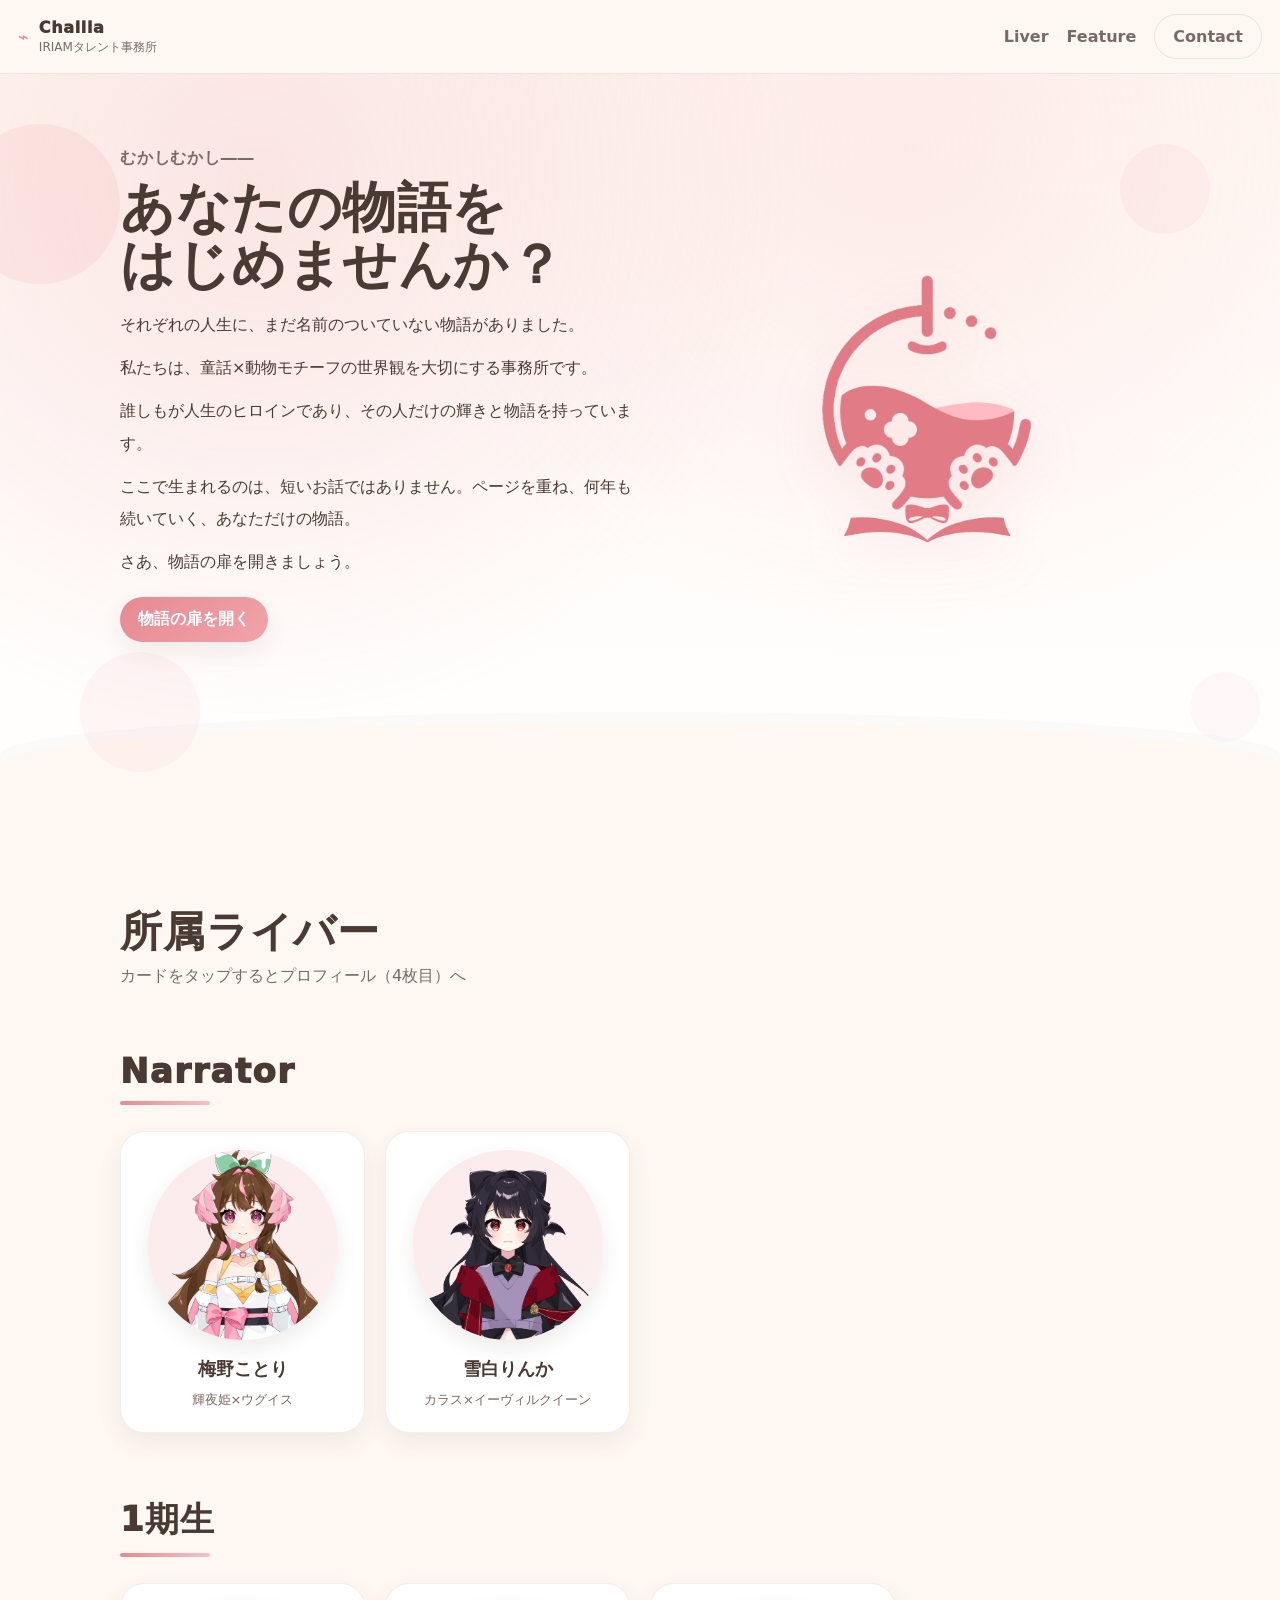
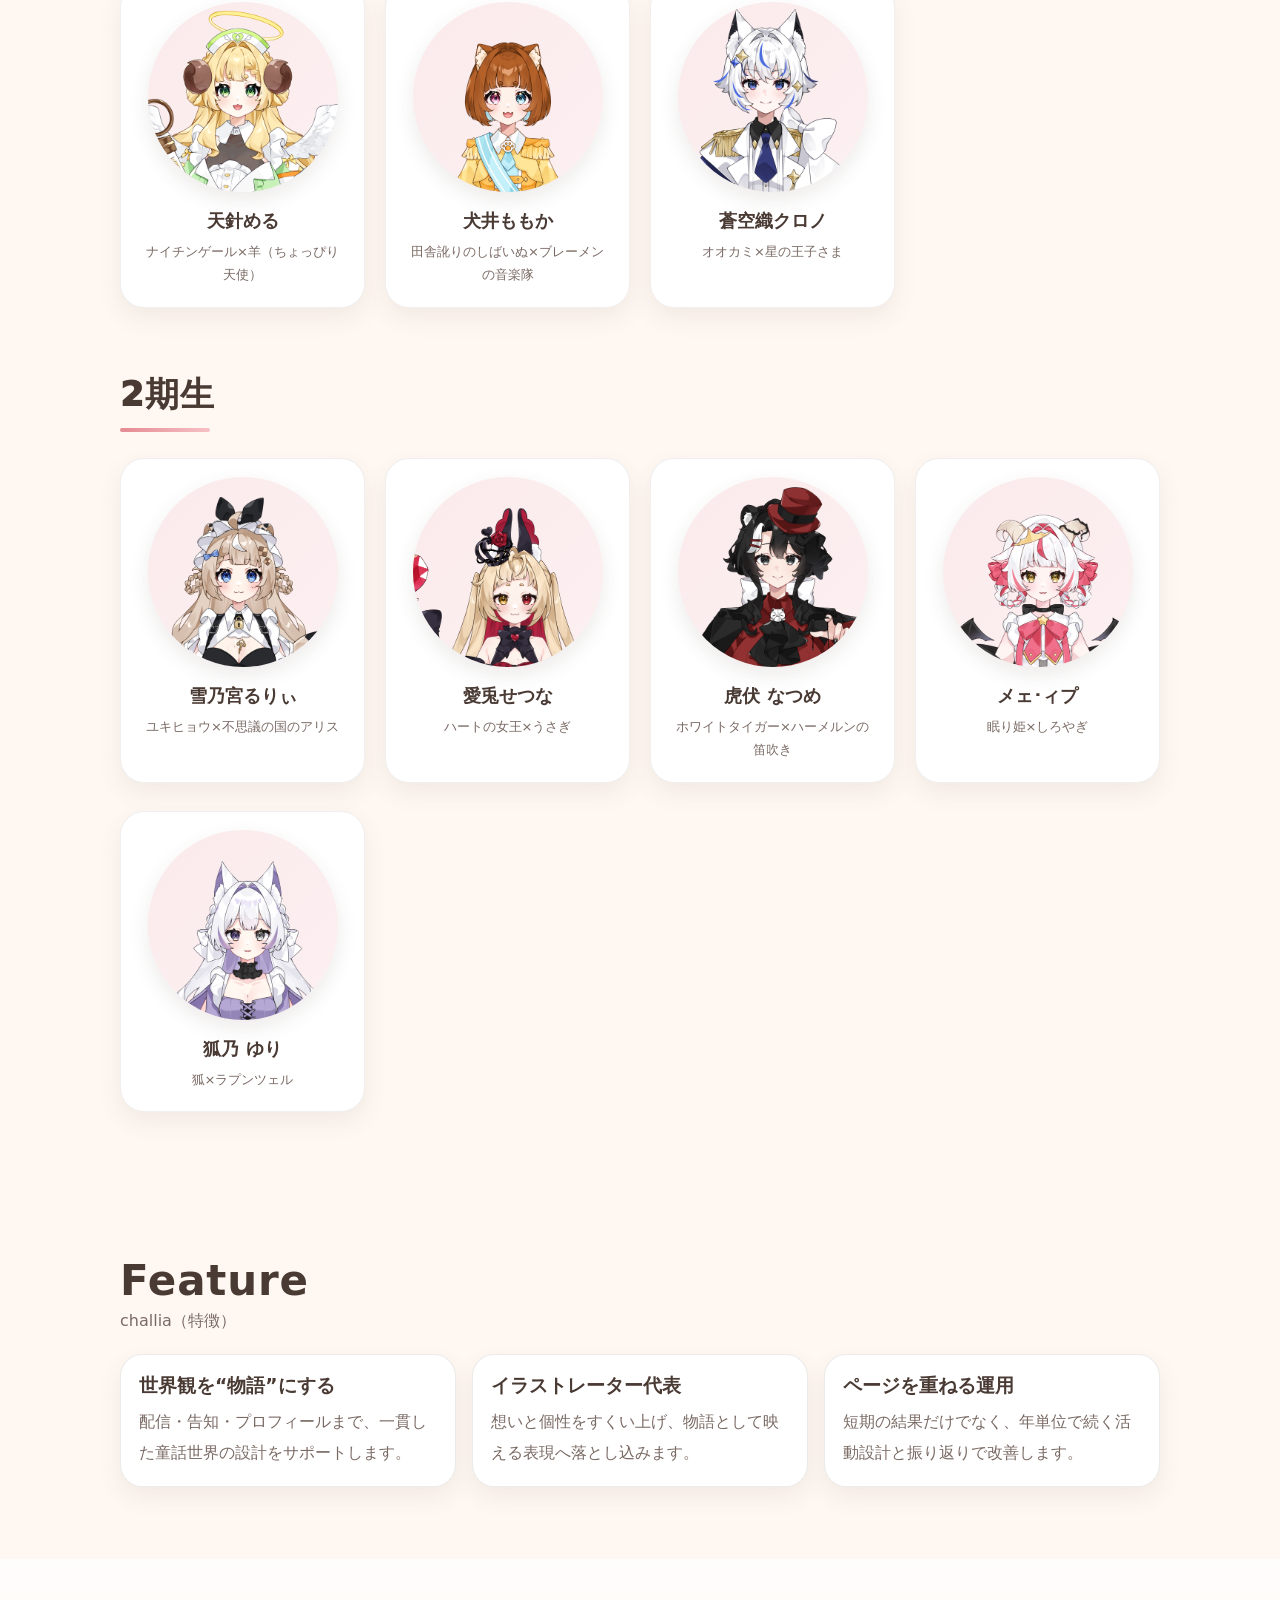
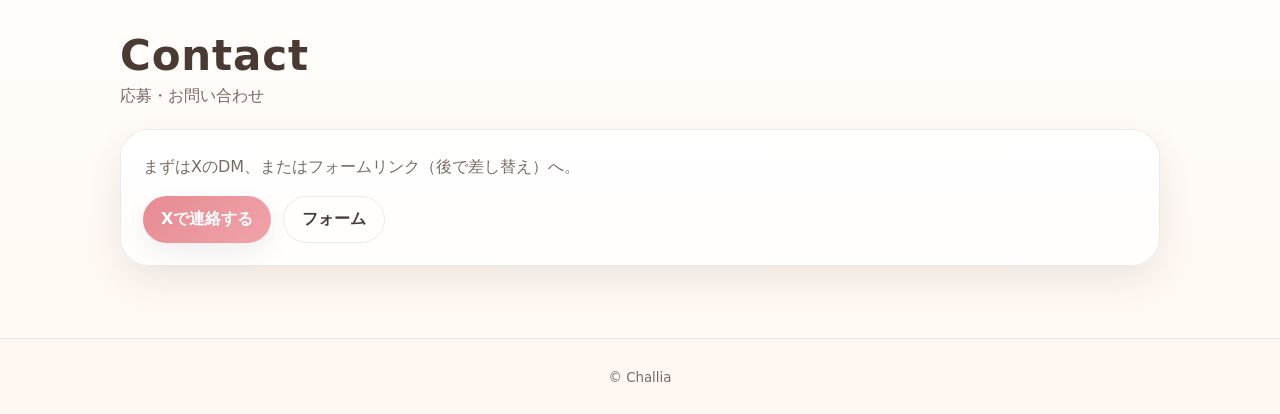
<file: index.html>
<!doctype html>
<html lang="ja">
<head>
  <meta charset="utf-8" />
  <meta name="viewport" content="width=device-width,initial-scale=1" />
  <title>童話×動物モチーフ｜IRIAMタレント事務所</title>
  <meta name="description" content="童話×動物モチーフの世界観を大切にするIRIAMタレント事務所。あなたの物語の扉を開きましょう。" />
  <link rel="stylesheet" href="./assets/css/style.css" />
</head>
<body>
  <!-- Header -->
  <header class="header">
    <a class="brand" href="./index.html" aria-label="トップへ">
      <span class="brand__mark" aria-hidden="true">⌁</span>
      <span class="brand__name">Challia</span>
      <span class="brand__sub">IRIAMタレント事務所</span>
    </a>

    <button class="hamburger" id="hamburger" aria-label="メニューを開く" aria-expanded="false">
      <span></span><span></span><span></span>
    </button>

    <nav class="nav" id="nav">
      <a href="#members">Liver</a>
      <a href="#feature">Feature</a>
      <a class="btn btn--ghost" href="#contact">Contact</a>
    </nav>
  </header>

  <main>
    <!-- HERO: 6枚目イメージ（物語の扉） -->
    <section class="hero" aria-label="ヒーロー">
      <div class="hero__bg" aria-hidden="true">
        <div class="bubble b1"></div>
        <div class="bubble b2"></div>
        <div class="bubble b3"></div>
        <div class="bubble b4"></div>
      </div>

      <div class="container hero__inner">
  <div class="hero__text">
    <p class="kicker">むかしむかし――</p>
    <h1 class="hero__title">あなたの物語を<br>はじめませんか？</h1>

    <div class="story">
      <p>それぞれの人生に、まだ名前のついていない物語がありました。</p>
      <p>私たちは、童話×動物モチーフの世界観を大切にする事務所です。</p>
      <p>誰しもが人生のヒロインであり、その人だけの輝きと物語を持っています。</p>
      <p>ここで生まれるのは、短いお話ではありません。ページを重ね、何年も続いていく、あなただけの物語。</p>
      <p>さあ、物語の扉を開きましょう。</p>
    </div>

    <div class="hero__cta">
      <a class="btn" href="#members">物語の扉を開く</a>
    </div>
  </div>

  <div class="hero__logo">
    <img src="./assets/img/logo.png" alt="Challtia">
  </div>
</div>

      <!-- 本のカーブ -->
      <div class="book-curve" aria-hidden="true"></div>
    </section>

    <!-- MEMBERS: 5枚目イメージ（一覧） -->
    <section class="section" id="members" aria-label="所属ライバー">
      <div class="container">
        <div class="section__head">
          <h2 class="section__title">所属ライバー</h2>
          <p class="section__sub">カードをタップするとプロフィール（4枚目）へ</p>
        </div>

        <div class="generation-block">
  <h3 class="generation-title">Narrator</h3>
  <div class="member-grid" id="narratorGrid"></div>
</div>

<div class="generation-block">
  <h3 class="generation-title">1期生</h3>
  <div class="member-grid" id="gen0Grid"></div>
</div>

<div class="generation-block">
  <h3 class="generation-title">2期生</h3>
  <div class="member-grid" id="gen1Grid"></div>
</div>
      </div>
    </section>

    

    <!-- FEATURE -->
    <section class="section" id="feature" aria-label="Feature">
      <div class="container">
        <div class="section__head">
          <h2 class="section__title">Feature</h2>
          <p class="section__sub">challia（特徴）</p>
        </div>

        <div class="feature-grid">
          <article class="card">
            <h3>世界観を“物語”にする</h3>
            <p>配信・告知・プロフィールまで、一貫した童話世界の設計をサポートします。</p>
          </article>
          <article class="card">
            <h3>イラストレーター代表</h3>
            <p>想いと個性をすくい上げ、物語として映える表現へ落とし込みます。</p>
          </article>
          <article class="card">
            <h3>ページを重ねる運用</h3>
            <p>短期の結果だけでなく、年単位で続く活動設計と振り返りで改善します。</p>
          </article>
        </div>
      </div>
    </section>

    <!-- CONTACT -->
    <section class="section section--paper" id="contact" aria-label="Contact">
      <div class="container">
        <div class="section__head">
          <h2 class="section__title">Contact</h2>
          <p class="section__sub">応募・お問い合わせ</p>
        </div>

        <div class="contact">
          <p class="contact__lead">まずはXのDM、またはフォームリンク（後で差し替え）へ。</p>
          <div class="contact__actions">
            <a class="btn" href="https://x.com/" target="_blank" rel="noopener">Xで連絡する</a>
            <a class="btn btn--ghost" href="#" onclick="alert('ここにフォームURLを入れてください'); return false;">フォーム</a>
          </div>
        </div>
      </div>
    </section>
  </main>

  <footer class="footer">
    <small>© Challia</small>
  </footer>

  <script src="./assets/js/app.js"></script>
</body>
</html>
</file>
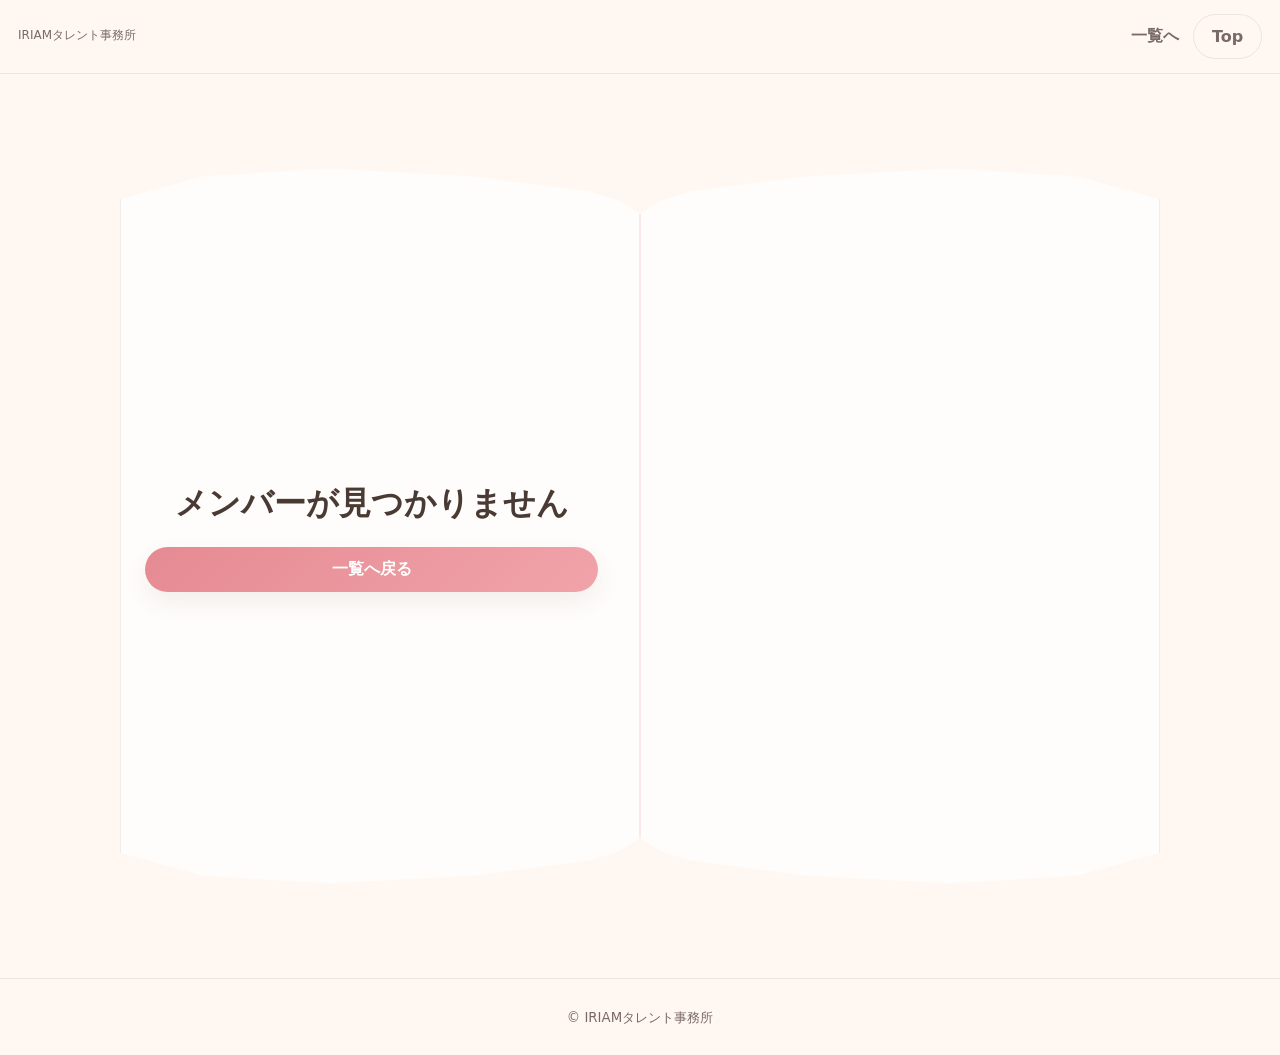
<file: member.html>
<!doctype html>
<html lang="ja">
<head>
  <meta charset="utf-8" />
  <meta name="viewport" content="width=device-width,initial-scale=1" />
  <title>Member｜IRIAMタレント事務所</title>
  <meta name="description" content="所属ライバーのプロフィールページ" />
  <link rel="stylesheet" href="./assets/css/style.css" />
</head>

<body>

  <header class="header">
    <a class="brand" href="./index.html" aria-label="トップへ">
      <span class="brand__sub">IRIAMタレント事務所</span>
    </a>

    <nav class="nav nav--always">
      <a href="./index.html#members">一覧へ</a>
      <a class="btn btn--ghost" href="./index.html">Top</a>
    </nav>
  </header>

  <main class="section">
    <div class="container">

      <div class="profile" id="profile"></div>

      
    </div>
  </main>

  <footer class="footer">
    <small>© IRIAMタレント事務所</small>
  </footer>

  <script src="./assets/js/app.js"></script>
</body>
</html>
</file>
<file: assets/css/style.css>
/* ========== Fairy Tale Agency (pastel pink) ========== */

:root{
  /* Logo-like palette */
  --pink-main:#e58a92;
  --pink-soft:#f6c1c6;
  --cream:#fff8f2;
  --paper:#fffdfb;
  --ink:#4a3a34;
  --muted:#7a6a64;

  --border:rgba(74,58,52,.10);
  --shadow: 0 14px 35px rgba(74,58,52,.10);
  --shadow-soft: 0 10px 24px rgba(74,58,52,.08);

  --r-xl:28px;
  --r-lg:22px;
  --r-md:18px;
}

*{box-sizing:border-box;}
html,body{margin:0;padding:0;font-family:system-ui,-apple-system,"Segoe UI",Roboto,"Noto Sans JP",sans-serif;color:var(--ink);background:var(--cream);}
a{color:inherit;text-decoration:none;}
strong{font-weight:900;}

.container{width:min(1040px, 92%);margin:0 auto;}
.section{padding:72px 0;}
.section--paper{background:linear-gradient(180deg, var(--paper) 0%, var(--cream) 100%);}

.section__head{display:flex;flex-direction:column;gap:6px;margin-bottom:22px;}
.section__title{margin:0;font-size:42px;letter-spacing:.02em;}
.section__sub{margin:0;color:var(--muted);}

.header{
  position:sticky;top:0;z-index:50;
  display:flex;align-items:center;justify-content:space-between;
  padding:14px 18px;background:rgba(255,248,242,.82);
  backdrop-filter: blur(10px);
  border-bottom:1px solid var(--border);
}
.brand{display:grid;grid-template-columns:auto 1fr;grid-template-rows:auto auto;column-gap:10px;row-gap:2px;align-items:center;}
.brand__mark{grid-row:1/3;font-size:18px;color:var(--pink-main);}
.brand__name{font-weight:950;letter-spacing:.04em;}
.brand__sub{font-size:12px;color:var(--muted);}

.nav{display:flex;align-items:center;gap:18px;}
.nav a{color:var(--muted);font-weight:750;}
.nav a:hover{color:var(--ink);}
.nav--always{gap:14px;}

.hamburger{display:none;border:0;background:transparent;padding:8px;cursor:pointer;}
.hamburger span{display:block;width:22px;height:2px;background:var(--ink);margin:5px 0;border-radius:99px;opacity:.9;}

.btn{
  display:inline-flex;align-items:center;justify-content:center;
  padding:12px 18px;border-radius:999px;
  background:linear-gradient(135deg, var(--pink-main) 0%, #f1a3aa 100%);
  color:#fff;font-weight:900;border:0;box-shadow: var(--shadow-soft);
  transform: translateZ(0);
}
.btn:hover{filter:saturate(1.02) brightness(1.01);}
.btn--ghost{
  background:transparent;color:var(--ink);
  border:1px solid var(--border);box-shadow:none;
}
.btn--wide{width:min(440px, 92%);padding:14px 22px;font-size:18px;}

/* HERO */
.hero{position:relative;overflow:hidden;background:radial-gradient(circle at 20% 15%, rgba(229,138,146,.18), transparent 45%),
                                  radial-gradient(circle at 70% 10%, rgba(246,193,198,.25), transparent 45%),
                                  linear-gradient(180deg, var(--cream) 0%, #fff 100%);}

.hero__inner{padding:74px 0 48px;position:relative;}
.kicker{margin:0 0 10px;color:var(--muted);font-weight:850;letter-spacing:.05em;}
.hero__title{margin:0 0 16px;font-size:54px;line-height:1.06;letter-spacing:.01em;}
.story{max-width:66ch;line-height:2.05;color:var(--ink);}
.story p{margin:0 0 10px;}
.hero__cta{display:flex;gap:12px;flex-wrap:wrap;margin-top:18px;}

.hero__seal{margin-top:26px;}
.seal{
  display:inline-flex;align-items:center;gap:10px;
  padding:10px 14px;border-radius:999px;background:rgba(255,255,255,.75);
  border:1px solid var(--border);box-shadow: var(--shadow-soft);
}
.seal__paw{filter:saturate(0.9);}
.seal__text{font-weight:900;color:var(--muted);letter-spacing:.08em;font-size:12px;text-transform:uppercase;}

.hero__bg{position:absolute;inset:0;pointer-events:none;}
.bubble{position:absolute;border-radius:999px;opacity:.55;filter: blur(.0px);}
.b1{width:160px;height:160px;left:-40px;top:50px;background:rgba(229,138,146,.22);}
.b2{width:90px;height:90px;right:70px;top:70px;background:rgba(246,193,198,.30);}
.b3{width:120px;height:120px;left:80px;bottom:60px;background:rgba(229,138,146,.14);}
.b4{width:70px;height:70px;right:20px;bottom:90px;background:rgba(246,193,198,.22);}

.book-curve{
  height:110px;background:var(--cream);
  border-top-left-radius: 100% 85px;
  border-top-right-radius: 100% 85px;
  box-shadow: 0 -10px 0 rgba(74,58,52,0.02);
}

.hero__inner{
  min-height:620px;
  padding:74px 0 80px;
  display:grid;
  grid-template-columns: 1.05fr .95fr;
  gap:60px;
  align-items:center;
}

.hero__text{
  position:relative;
  z-index:2;
}

.hero__logo{
  display:flex;
  align-items:center;
  justify-content:center;
  position:relative;
  z-index:2;
}

.hero__logo img{
  width:min(360px, 80%);
  height:auto;
  display:block;
  filter:drop-shadow(0 18px 26px rgba(229,138,146,.16));
}

@media (max-width: 900px){
  .hero__inner{
    grid-template-columns:1fr;
    gap:30px;
    text-align:center;
  }

  .story{
    margin:0 auto;
  }

  .hero__cta{
    justify-content:center;
  }

  .hero__logo img{
    width:min(260px, 70%);
  }
}

/* =========================
   MEMBERS / BUBBLE風
========================= */

.member-grid{
  display:grid;
  grid-template-columns: repeat(3, 1fr);
  gap:28px;
  align-items:stretch;
}

.member-card{
  background:#fff;
  border:1px solid rgba(229,138,146,.16);
  border-radius:32px;
  overflow:hidden;
  display:flex;
  flex-direction:column;
  min-height:680px;

  box-shadow:none;
}

.member-card:hover{
  transform:translateY(-6px);
  box-shadow:0 24px 52px rgba(74,58,52,.12);
}

.member-card__img{
  height:560px;
  background:
    radial-gradient(circle at 18% 14%, rgba(255,255,255,.9) 0 42px, transparent 43px),
    radial-gradient(circle at 85% 20%, rgba(246,193,198,.35) 0 38px, transparent 39px),
    linear-gradient(180deg, #fdf2f4 0%, #fff8fa 100%);
  display:flex;
  align-items:flex-end;
  justify-content:center;
  padding:24px 20px 10px;
  position:relative;
  overflow:hidden;
}

.member-card__img::after{
  content:"";
  position:absolute;
  inset:14px;
  border-radius:26px;
  border:1px dashed rgba(229,138,146,.35);
  pointer-events:none;
}

.member-card__img img{
  width:auto;
  height:auto;
  max-width:100%;
  max-height:100%;
  object-fit:contain;
  display:block;
  position:relative;
  z-index:2;
}

.member-card__body{
  flex:1;
  padding:22px 22px 26px;
  display:flex;
  flex-direction:column;
  justify-content:flex-start;
  gap:8px;
  background:#fff;
}

.member-card__name{
  margin:0;
  font-size:24px;
  font-weight:950;
  line-height:1.35;
  color:var(--ink);
}

.member-card__meta{
  margin:0;
  color:var(--muted);
  font-size:13px;
  line-height:1.8;
}

.generation-block{
  margin-top:64px;
}

.generation-block:first-of-type{
  margin-top:0;
}

.generation-title{
  font-size:34px;
  font-weight:950;
  margin:0 0 26px;
  color:var(--ink);
  letter-spacing:.04em;
}

.generation-title::after{
  content:"";
  display:block;
  width:90px;
  height:4px;
  background:linear-gradient(90deg, var(--pink-main), var(--pink-soft));
  border-radius:999px;
  margin-top:10px;
}

.booth-area{
  display:flex;
  justify-content:center;
  margin-top:22px;
}

@media (max-width: 1000px){
  .member-grid{
    grid-template-columns:repeat(2, 1fr);
  }
}

@media (max-width: 680px){
  .member-grid{
    grid-template-columns:1fr;
  }

  .member-card{
    min-height:auto;
  }

  .member-card__img{
    height:500px;
  }

  .member-card__name{
    font-size:22px;
  }
}

/* ABOUT */
.about{
  display:grid;grid-template-columns: .38fr .62fr;gap:22px;align-items:center;
  background:rgba(255,255,255,.78);
  border:1px solid var(--border);border-radius: var(--r-xl);
  padding:22px; box-shadow: var(--shadow);
}
.portrait{
  width:180px;height:180px;border-radius:999px;
  background:linear-gradient(135deg, rgba(229,138,146,.20), rgba(246,193,198,.25));
  border:1px solid rgba(229,138,146,.25);
  margin:0 auto; position:relative; box-shadow: var(--shadow-soft);
}
.portrait__ring{position:absolute; inset:14px; border-radius:999px; border:1px dashed rgba(229,138,146,.35);}
.portrait__dot{position:absolute;width:16px;height:16px;border-radius:999px;background:rgba(229,138,146,.55);}
.dot1{left:22px;top:30px;}
.dot2{right:28px;top:44px;background:rgba(246,193,198,.75);}
.dot3{left:44px;bottom:30px;background:rgba(229,138,146,.35);}

.about__headline{margin:0 0 10px;font-size:22px;line-height:1.5;}
.about__text{margin:0 0 12px;color:var(--muted);line-height:1.95;}
.chips{display:flex;flex-wrap:wrap;gap:8px;margin-top:8px;}
.chip{
  padding:8px 12px;border-radius:999px;
  background:#fff;border:1px solid var(--border);
  font-weight:850;font-size:13px;color:var(--muted);
}

/* FEATURE */
.feature-grid{display:grid;grid-template-columns: repeat(3,1fr);gap:16px;}
.card{
  background:#fff;border:1px solid var(--border);border-radius: var(--r-lg);
  padding:18px;box-shadow: var(--shadow-soft);
}
.card h3{margin:0 0 8px;}
.card p{margin:0;color:var(--muted);line-height:1.9;}

/* CONTACT */
.contact{
  background:rgba(255,255,255,.82);
  border:1px solid var(--border);
  border-radius: var(--r-xl);
  padding:22px;
  box-shadow: var(--shadow);
}
.contact__lead{margin:0 0 14px;color:var(--muted);line-height:1.9;}
.contact__actions{display:flex;gap:12px;flex-wrap:wrap;}

/* FOOTER */
.footer{padding:28px 0;text-align:center;color:var(--muted);border-top:1px solid var(--border);background:rgba(255,248,242,.75);}

/* ================================
   PROFILE PAGE  OPEN BOOK
================================ */

.profile{
  position: relative;
  display: grid;
  grid-template-columns: 1fr 1fr;
  min-height: 760px;

  border: 1px solid rgba(74,58,52,.08);
  box-shadow: inset -24px 0 34px rgba(0,0,0,.03);
  overflow: hidden;

  background:
    linear-gradient(
      90deg,
      rgba(255,255,255,.96) 0%,
      rgba(255,255,255,.96) 48.5%,
      rgba(255,255,255,.96) 51.5%,
      rgba(255,255,255,.96) 100%
    );

  /* 開いた本の形 */
  clip-path: polygon(
    0% 7%,
    8% 4%,
    20% 3%,
    34% 4%,
    45% 6%,
    48% 7.2%,
    50% 9%,
    52% 7.2%,
    55% 6%,
    66% 4%,
    80% 3%,
    92% 4%,
    100% 7%,
    100% 93%,
    92% 96%,
    80% 97%,
    66% 96%,
    55% 94%,
    52% 92.8%,
    50% 91%,
    48% 92.8%,
    45% 94%,
    34% 96%,
    20% 97%,
    8% 96%,
    0% 93%
  );
}

/* 真ん中の線：細く・ぼかしなし */
.profile::before{
  content:"";
  position:absolute;
  top:0;
  bottom:0;
  left:50%;
  width: 3px;
  transform:translateX(-50%);
  background: rgba(229,138,146,0.25); 
  z-index:2;
  pointer-events:none;
}

/* 紙のやわらかい光 */
.profile::after{
  content:"";
  position:absolute;
  inset:0;
  background:
    radial-gradient(ellipse at top center, rgba(255,255,255,.45) 0%, transparent 16%),
    radial-gradient(ellipse at bottom center, rgba(255,255,255,.28) 0%, transparent 16%);
  z-index:1;
  pointer-events:none;
}

.profile__img,
.profile__main{
  position:relative;
  z-index:3;
  min-height:100%;
  background:transparent;
}

/* 左ページ */
.profile__img{
  display:flex;
  align-items:flex-end;
  justify-content:center;
  padding:30px 20px 30px 34px;
  border-right:1px solid rgba(74,58,52,.05);
  box-shadow: inset -24px 0 34px rgba(0,0,0,.03);
}

.profile__img img{
  width:100%;
  max-width:520px;
  max-height:700px;
  object-fit:contain;
  display:block;
}

/* 画像右下の @challtia. */
.profile__credit{
  position:absolute;
  right:30px;
  bottom:100px;
  margin:0;
  font-size:22px;
  font-weight:900;
  color:#111;
  letter-spacing:.02em;
  font-family:system-ui,-apple-system,"Segoe UI",Roboto,"Noto Sans JP",sans-serif;
  transform:none;
}

/* 右ページ */
.profile__main{
  display:flex;
  flex-direction:column;
  justify-content:center;
  padding:40px 42px 40px 24px;
  border-left:1px solid rgba(74,58,52,.05);
  box-shadow: inset 24px 0 34px rgba(0,0,0,.03);
  text-align:center;
}

.profile__name{
  margin:0;
  font-size:32px;
  font-weight:950;
  line-height:1.3;
  text-align:center;
}

.profile__roman{
  margin:8px 0 12px;
  color:var(--muted);
  font-weight:850;
  text-align:center;
}

.profile__bio-wrap{
  margin:12px 0 18px;
  display:flex;
  justify-content:center;
}

.profile__bio{
  margin:0;
  width:88%;
  line-height:1.95;
  color:var(--muted);
  text-align:center;
}

/* プロフィール表 */
.dl{
  display:grid;
  grid-template-columns:110px 1fr;
  gap:12px 14px;
  border-top:1px solid var(--border);
  padding-top:18px;
  margin-top:12px;
  align-items:center;
}

.dl dt{
  font-weight:900;
  color:var(--muted);
  text-align:center;
}

.dl dd{
  margin:0;
  font-weight:850;
  line-height:1.8;
  word-break:break-word;
  text-align:center;
}

/* SNS */
.profile__sns{
  margin-top:24px;
  display:flex;
  gap:10px;
  flex-wrap:wrap;
  justify-content:center;
}

/* ボイス */
.profile__voice{
  margin-top:26px;
  padding-top:20px;
  border-top:1px solid var(--border);
  text-align:center;
}

.profile__voice-title{
  margin:0 0 12px;
  font-size:20px;
  font-weight:900;
  text-align:center;
}

.profile__voice-btn{
  background:var(--pink-main);
  border:none;
  padding:12px 20px;
  border-radius:999px;
  color:white;
  font-weight:900;
  cursor:pointer;
  box-shadow:var(--shadow-soft);
}

.profile__voice-btn:hover{
  opacity:.9;
}

/* モバイル */
@media (max-width: 900px){
  .profile{
    grid-template-columns:1fr;
    min-height:auto;
    clip-path:none;
  }

  .profile::before{
    display:none;
  }

  .profile__img,
  .profile__main{
    min-height:auto;
  }

  .profile__img{
    padding:24px 20px 16px;
    border-right:none;
    box-shadow:none;
  }

  .profile__main{
    padding:20px 20px 28px;
    border-left:none;
    box-shadow:none;
  }

  .profile__img img{
    max-height:560px;
  }

  .profile__credit{
    right:18px;
    bottom:18px;
    font-size:18px;
  }

  .profile__bio{
    width:100%;
  }
}

/* =========================================================
   最終修正版
   1. プロフィール本の中央部分のぼかし・影を削除
   2. 期生ごとの一覧を顔だけのドアップ表示に変更
========================================================= */

/* ---------- 1. 本の中央部分をくっきり表示 ---------- */

.profile::after{
  display:none;
}

.profile::before{
  top:7%;
  bottom:7%;
  width:1px;
  background:rgba(229,138,146,.32);
  box-shadow:none;
  filter:none;
}

.profile__img{
  border-right:none;
  box-shadow:none;
}

.profile__main{
  border-left:none;
  box-shadow:none;
}

.profile{
  box-shadow:0 14px 35px rgba(74,58,52,.10);
  background:#fffdfb;
}


/* ---------- 2. メンバー一覧を顔だけドアップ表示 ---------- */

.member-grid{
  grid-template-columns:repeat(4, minmax(0, 1fr));
  gap:28px 20px;
}

.member-card{
  min-height:auto;
  align-items:center;
  padding:18px 14px 20px;
  overflow:hidden;
  background:#fff;
  border:1px solid rgba(74,58,52,.08);
  border-radius:24px;
  box-shadow:0 10px 24px rgba(74,58,52,.08);
}

.member-card__img{
  width:190px;
  height:190px;
  flex:none;
  border-radius:50%;
  overflow:hidden;
  padding:0;
  background:linear-gradient(
    135deg,
    rgba(229,138,146,.18),
    rgba(246,193,198,.24)
  );
  box-shadow:0 8px 20px rgba(74,58,52,.10);
  display:block;
}

.member-card__img::after{
  display:none;
}

/* 顔だけを大きく表示 */
.member-card__img img{
  width:100%;
  height:100%;
  max-width:none;
  max-height:none;
  object-fit:cover;
  object-position:center 10%;
  transform:scale(1.95);
  transform-origin:center top;
  display:block;
}

.member-card__body{
  width:100%;
  padding:16px 6px 0;
  align-items:center;
  text-align:center;
  gap:7px;
  background:transparent;
}

.member-card__name{
  margin:0;
  font-size:18px;
  line-height:1.4;
}

.member-card__meta{
  margin:0;
  text-align:center;
  font-size:13px;
}

.member-card__sns{
  justify-content:center;
}

@media (max-width:1000px){
  .member-grid{
    grid-template-columns:repeat(3, minmax(0, 1fr));
  }

  .member-card__img{
    width:170px;
    height:170px;
  }
}

@media (max-width:680px){
  .member-grid{
    grid-template-columns:repeat(2, minmax(0, 1fr));
    gap:20px 12px;
  }

  .member-card{
    padding:14px 8px 16px;
  }

  .member-card__img{
    width:145px;
    height:145px;
  }

  .member-card__img img{
    transform:scale(2);
  }

  .member-card__name{
    font-size:15px;
  }

  .member-card__meta{
    font-size:11px;
  }
}

/* =========================================
   ライバーページ：立ち絵に透かし素材を重ねる
   ========================================= */

/* 立ち絵エリア */
.profile__img {
  position: relative;
  overflow: hidden;
}

/* 透かし素材を立ち絵の上に表示 */
.profile__img::after {
  content: "";
  position: absolute;
  inset: 0;

  background-image: url("../img/1.png");
  background-repeat: no-repeat;
  background-position: center center;
  background-size: 100% 100%;

  opacity: 0.45;
  pointer-events: none;
  z-index: 4;
}

/* 立ち絵本体 */
.profile__img img {
  position: relative;
  z-index: 3;
}

/* スマホでも透かしを立ち絵エリアに合わせる */
@media (max-width: 900px) {
  .profile__img::after {
    background-size: 100% 100%;
    opacity: 0.35;
  }
}
</file>
